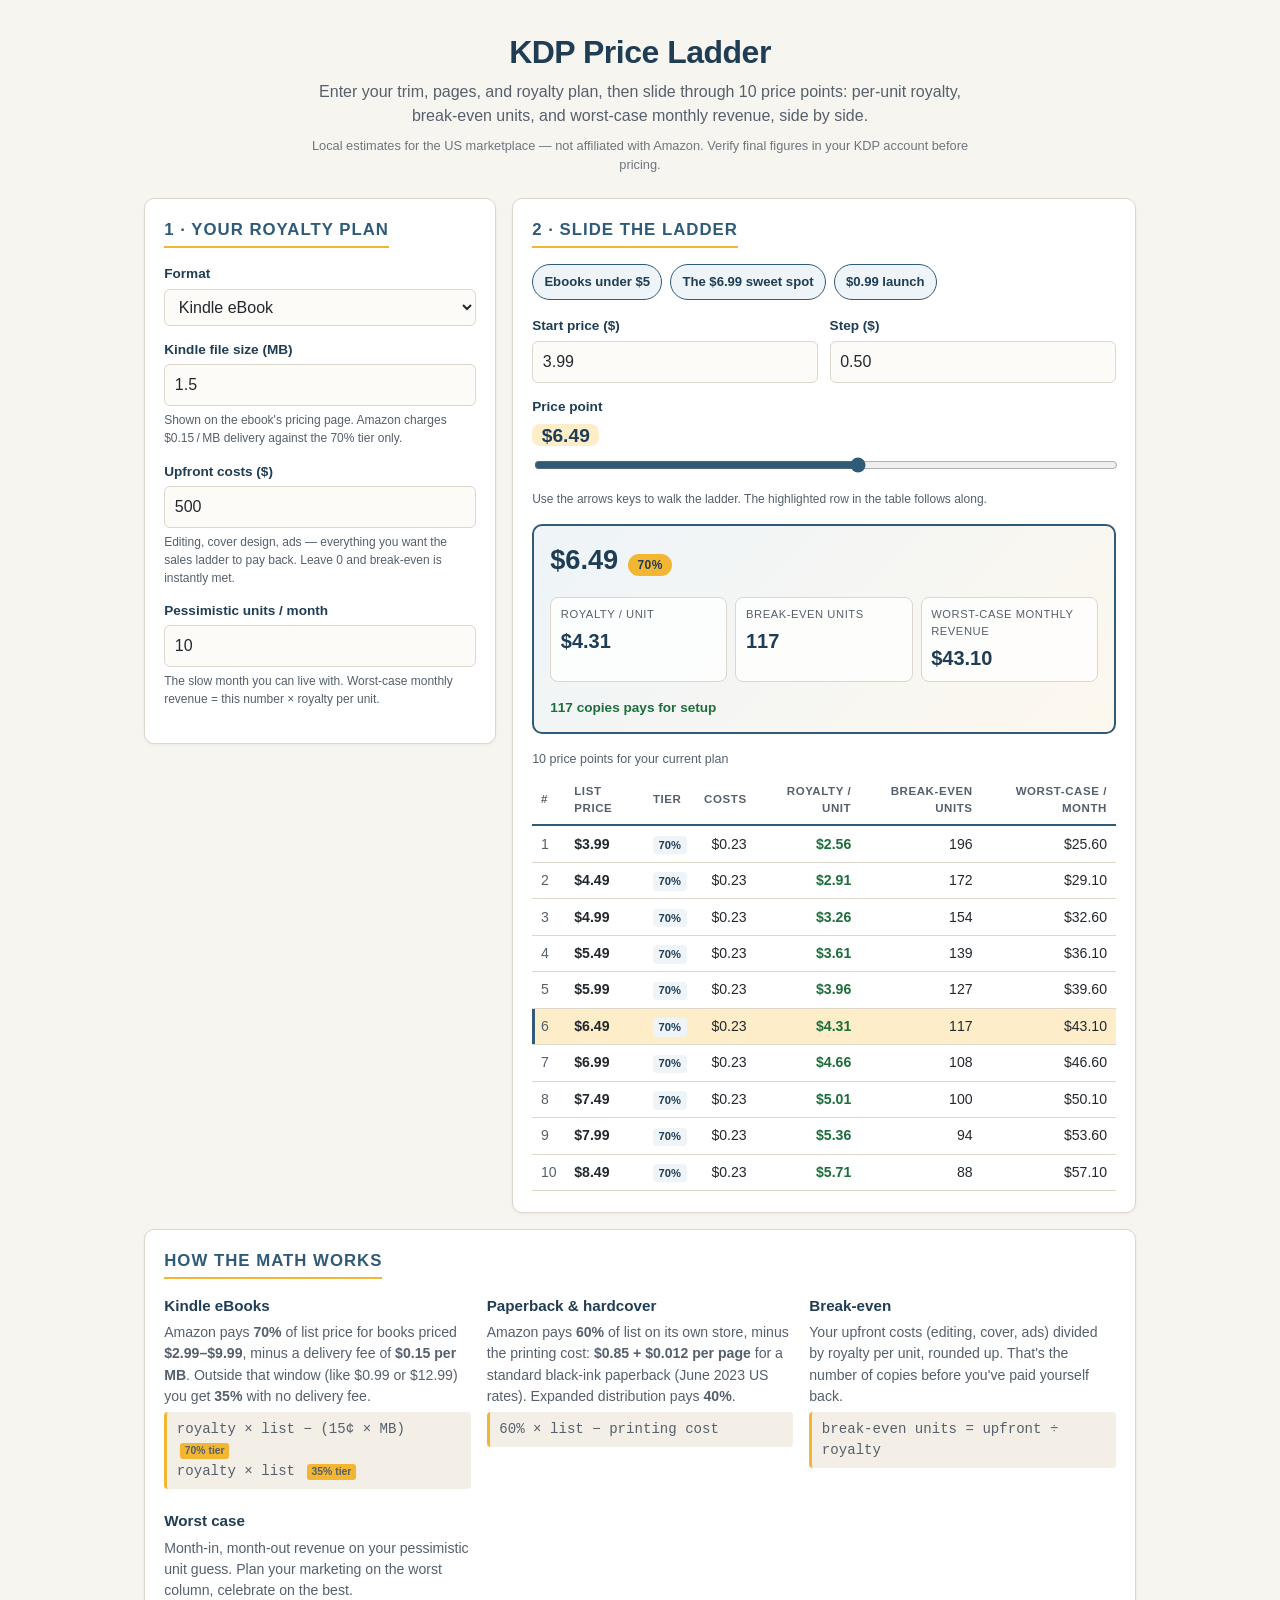
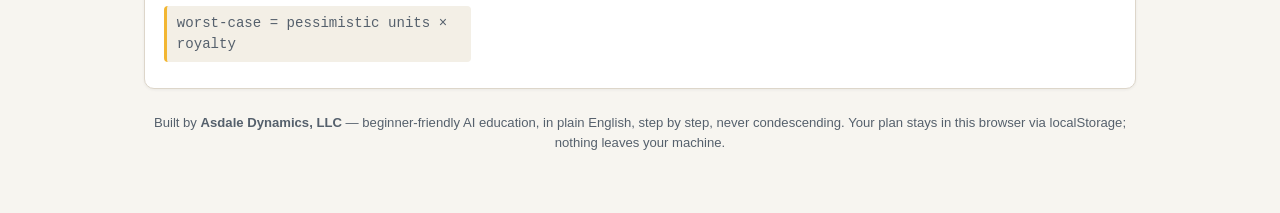
<file: index.html>
<!doctype html>
<html lang="en">
<head>
<meta charset="utf-8">
<meta name="viewport" content="width=device-width, initial-scale=1">
<meta name="description" content="Offline KDP pricing ladder: slide through 10 price points and see per-unit royalty, break-even units, and worst-case monthly revenue side by side.">
<title>KDP Price Ladder — slide through 10 prices</title>
<link rel="stylesheet" href="styles.css">
</head>
<body>
<main>
  <header class="site-header">
    <h1>KDP Price Ladder</h1>
    <p class="tagline">Enter your trim, pages, and royalty plan, then slide through
      10 price points: per-unit royalty, break-even units, and worst-case
      monthly revenue, side by side.</p>
    <p class="disclaimer">Local estimates for the US marketplace — not affiliated
      with Amazon. Verify final figures in your KDP account before pricing.</p>
  </header>

  <div class="layout">
    <!-- ===================== PLAN PANEL ===================== -->
    <section class="panel plan-panel" aria-labelledby="plan-heading">
      <h2 id="plan-heading">1 · Your royalty plan</h2>

      <div class="field">
        <label class="field-label" for="format">Format</label>
        <select id="format" name="format">
          <option value="ebook">Kindle eBook</option>
          <option value="paperback">Paperback</option>
          <option value="hardcover">Hardcover</option>
        </select>
      </div>

      <!-- Ebook-only fields -->
      <div class="field ebook-only">
        <label class="field-label" for="fileSize">Kindle file size (MB)</label>
        <input type="number" id="fileSize" name="fileSize" min="0" step="0.1" value="1.5" inputmode="decimal">
        <p class="hint">Shown on the ebook's pricing page. Amazon charges
          $0.15&thinsp;/&thinsp;MB delivery against the 70% tier only.</p>
      </div>

      <!-- Print-only fields -->
      <div class="print-only"><div>
        <div class="field">
          <label class="field-label" for="trim">Trim size</label>
          <select id="trim" name="trim"></select>
        </div>
        <div class="field">
          <label class="field-label" for="pages">Page count</label>
          <input type="number" id="pages" name="pages" min="1" step="1" value="280" inputmode="numeric">
          <p class="hint">Final interior page count (see the page count on a print
            preview, not your word count).</p>
        </div>
        <div class="field">
          <label class="field-label" for="ink">Ink</label>
          <select id="ink" name="ink">
            <option value="black">Black &amp; white</option>
            <option value="color">Color</option>
          </select>
        </div>
        <div class="field" id="distribution-field">
          <label class="field-label" for="distribution">Distribution channel</label>
          <select id="distribution" name="distribution">
            <option value="amazon">Amazon only (60%)</option>
            <option value="expanded">Expanded distribution (40%)</option>
          </select>
        </div>
      </div></div>

      <div class="field">
        <label class="field-label" for="upfront">Upfront costs ($)</label>
        <input type="number" id="upfront" name="upfront" min="0" step="10" value="500" inputmode="decimal">
        <p class="hint">Editing, cover design, ads — everything you want the sales
          ladder to pay back. Leave 0 and break-even is instantly met.</p>
      </div>

      <div class="field">
        <label class="field-label" for="units">Pessimistic units / month</label>
        <input type="number" id="units" name="units" min="0" step="1" value="10" inputmode="numeric">
        <p class="hint">The slow month you can live with. Worst-case monthly
          revenue = this number × royalty per unit.</p>
      </div>
    </section>

    <!-- ===================== LADDER PANEL ===================== -->
    <section class="panel ladder-panel" aria-labelledby="ladder-heading">
      <h2 id="ladder-heading">2 · Slide the ladder</h2>

      <div class="presets" role="group" aria-label="Ladder presets">
        <button type="button" class="preset" data-preset="under5">Ebooks under $5</button>
        <button type="button" class="preset" data-preset="sweet">The $6.99 sweet spot</button>
        <button type="button" class="preset" data-preset="launch">$0.99 launch</button>
      </div>

      <div class="range-row">
        <div class="field small">
          <label class="field-label" for="start">Start price ($)</label>
          <input type="number" id="start" name="start" min="0" max="50" step="0.01" value="3.99" inputmode="decimal">
        </div>
        <div class="field small">
          <label class="field-label" for="step">Step ($)</label>
          <input type="number" id="step" name="step" min="0.01" max="50" step="0.01" value="0.50" inputmode="decimal">
        </div>
      </div>

      <div class="slider-row">
        <label class="field-label" for="ladderSlider">Price point</label>
        <output id="sliderPrice" class="slider-price" for="ladderSlider">$6.49</output>
        <input type="range" id="ladderSlider" min="0" max="9" step="1" value="5"
          aria-describedby="sliderHint">
        <p class="hint" id="sliderHint">Use the arrows keys to walk the ladder.
          The highlighted row in the table follows along.</p>
      </div>

      <div class="spotlight" aria-live="polite">
        <div class="spot-price">
          <span class="spot-value" id="spotPrice">$6.49</span>
          <span class="spot-tier" id="spotTier">70% tier</span>
        </div>
        <dl class="spot-metrics">
          <div class="spot-metric">
            <dt>Royalty / unit</dt>
            <dd id="spotRoyalty">$4.09</dd>
          </div>
          <div class="spot-metric">
            <dt>Break-even units</dt>
            <dd id="spotBreakeven">123</dd>
          </div>
          <div class="spot-metric">
            <dt>Worst-case monthly revenue</dt>
            <dd id="spotRevenue">$40.90</dd>
          </div>
        </dl>
        <p class="spot-note" id="spotNote"></p>
      </div>

      <div class="table-wrap">
        <table id="ladderTable">
          <caption>10 price points for your current plan</caption>
          <thead>
            <tr>
              <th scope="col">#</th>
              <th scope="col">List price</th>
              <th scope="col">Tier</th>
              <th scope="col" class="num">Costs</th>
              <th scope="col" class="num">Royalty / unit</th>
              <th scope="col" class="num">Break-even units</th>
              <th scope="col" class="num">Worst-case / month</th>
            </tr>
          </thead>
          <tbody id="ladderBody"></tbody>
        </table>
      </div>
    </section>
  </div>

  <!-- ===================== MATH EXPLAINER ===================== -->
  <section class="panel explain">
    <h2>How the math works</h2>
    <div class="explain-grid">
      <div>
        <h3>Kindle eBooks</h3>
        <p>Amazon pays <strong>70%</strong> of list price for books priced
          <strong>$2.99–$9.99</strong>, minus a delivery fee of
          <strong>$0.15 per MB</strong>. Outside that window (like $0.99 or
          $12.99) you get <strong>35%</strong> with no delivery fee.</p>
        <p class="formula">royalty × list &minus; (15¢ × MB) <span class="tier-tag">70% tier</span><br>
          royalty × list <span class="tier-tag">35% tier</span></p>
      </div>
      <div>
        <h3>Paperback &amp; hardcover</h3>
        <p>Amazon pays <strong>60%</strong> of list on its own store, minus the
          printing cost: <strong>$0.85 + $0.012 per page</strong> for a standard
          black-ink paperback (June 2023 US rates). Expanded distribution pays
          <strong>40%</strong>.</p>
        <p class="formula">60% × list &minus; printing cost</p>
      </div>
      <div>
        <h3>Break-even</h3>
        <p>Your upfront costs (editing, cover, ads) divided by royalty per
          unit, rounded up. That's the number of copies before you've paid
          yourself back.</p>
        <p class="formula">break-even units = upfront ÷ royalty</p>
      </div>
      <div>
        <h3>Worst case</h3>
        <p>Month-in, month-out revenue on your pessimistic unit guess. Plan
          your marketing on the worst column, celebrate on the best.</p>
        <p class="formula">worst-case = pessimistic units × royalty</p>
      </div>
    </div>
  </section>

  <footer class="site-footer">
    <p>Built by <strong>Asdale Dynamics, LLC</strong> — beginner-friendly AI
      education, in plain English, step by step, never condescending.
      <span class="footer-links">Your plan stays in this browser via localStorage;
      nothing leaves your machine.</span></p>
  </footer>
</main>

<noscript>
  <p style="padding:1rem">This page needs JavaScript to do the ladder math.
    No network calls, no cookies, no tracking — just local calculations.</p>
</noscript>

<script src="royalty-math.js"></script>
<script src="app.js"></script>
</body>
</html>
</file>
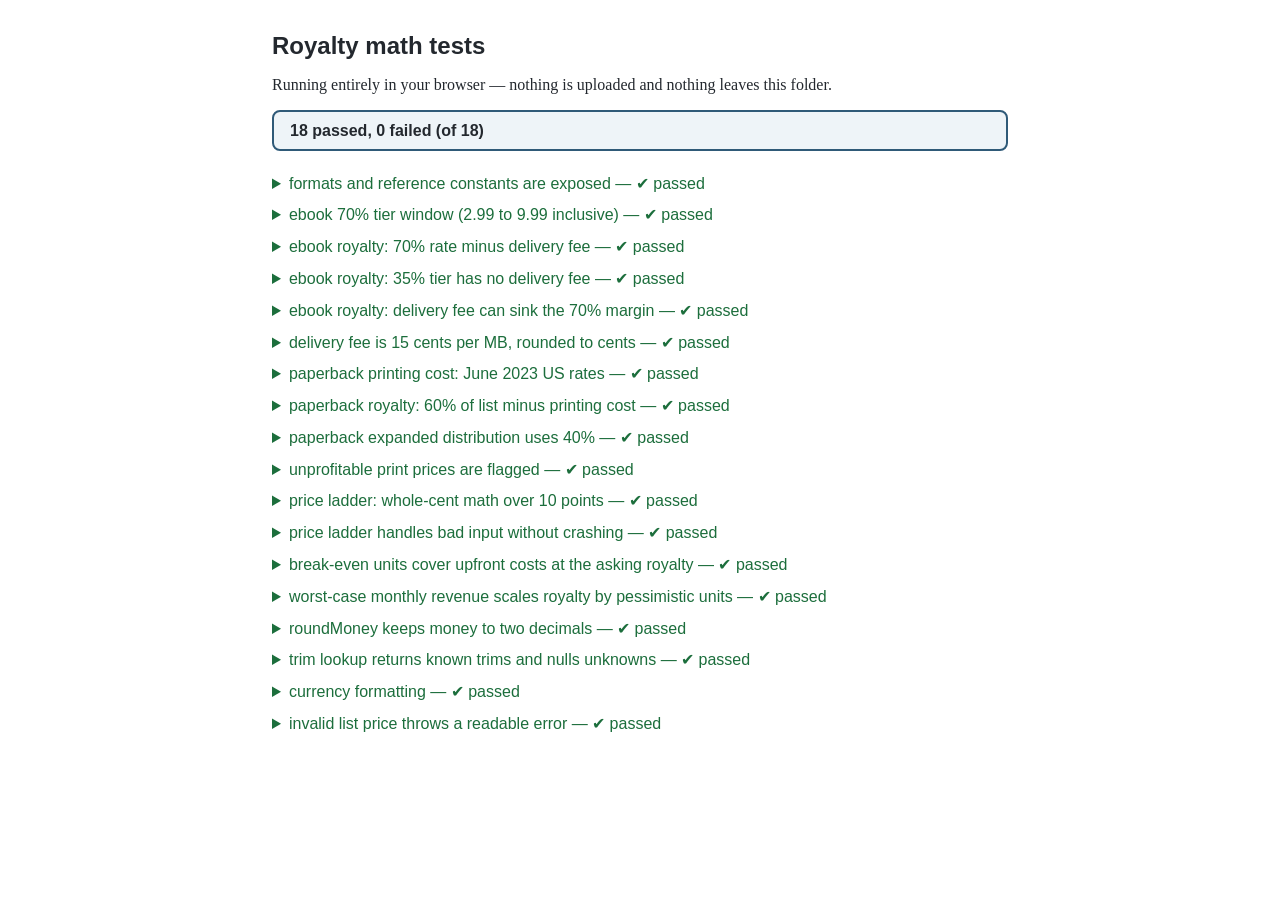
<file: tests/test.html>
<!doctype html>
<!-- Offline test runner: open this file (tests/test.html) in any browser,
     even straight from file://. No install, no network. -->
<html lang="en">
<head>
<meta charset="utf-8">
<meta name="viewport" content="width=device-width, initial-scale=1">
<title>Royalty math tests — KDP Price Ladder</title>
<style>
  :root { color-scheme: light; }
  body { font-family: Georgia, "Times New Roman", serif; margin: 2rem auto; max-width: 46rem; padding: 0 1rem; color: #23282e; }
  h1 { font-family: "Segoe UI", Arial, sans-serif; font-size: 1.5rem; }
  .ok { color: #1c6e3c; }
  .fail { color: #b3261e; font-weight: bold; }
  summary { cursor: pointer; padding: 0.4rem 0; font-family: "Segoe UI", Arial, sans-serif; }
  .err { color: #b3261e; margin: 0 0 0 1.5rem; white-space: pre-wrap; }
  #summary { font-family: "Segoe UI", Arial, sans-serif; font-weight: bold; border: 2px solid #2f5a78; padding: 0.6rem 1rem; border-radius: 8px; background: #eef4f8; }
</style>
</head>
<body>
<h1>Royalty math tests</h1>
<p>Running entirely in your browser — nothing is uploaded and nothing leaves this folder.</p>
<p id="summary">running…</p>
<div id="results"></div>
<script src="../royalty-math.js"></script>
<script src="royalty-tests.js"></script>
<script>
(function () {
  "use strict";
  var results = document.getElementById("results");
  var summary = document.getElementById("summary");
  var passed = 0, failed = 0, ran = 0;

  function assert(condition, message) {
    if (condition) return;
    throw new Error(message || "assertion failed");
  }
  function equal(actual, expected, message) {
    if (actual === expected && typeof actual === typeof expected) return;
    throw new Error((message || "not equal") + ": expected [" + expected + "], got [" + actual + "]");
  }
  function test(name, fn) {
    ran++;
    var details = document.createElement("details");
    var label = document.createElement("summary");
    label.textContent = name;
    details.appendChild(label);
    try {
      fn();
      passed++;
      label.classList.add("ok");
      label.textContent += " — ✔ passed";
    } catch (err) {
      failed++;
      label.classList.add("fail");
      label.textContent += " — ✘ failed";
      var err = document.createElement("p");
      err.className = "err";
      err.textContent = err && err.message ? err.message : String(err);
      details.appendChild(err);
    }
    results.appendChild(details);
  }

  window.RoyaltySuite.runSuite(window.KDPPriceLadderMath, {
    assert: assert, equal: equal, test: test
  });

  summary.textContent = passed + " passed, " + failed + " failed (of " + ran + ")";
  if (failed) {
    summary.style.borderColor = "#b3261e";
    summary.style.background = "#fbeeed";
  }
  if (window.location.hash === "#selfcheck") {
    document.title = (failed ? "FAIL" : "PASS") + " " + passed + "/" + ran;
  }
})();
</script>
</body>
</html>
</file>
<file: styles.css>
:root {
  --ink: #23282e;
  --ink-soft: #55606c;
  --paper: #f7f5f0;
  --panel: #ffffff;
  --navy: #2f5a78;
  --navy-deep: #1f3d54;
  --amber: #f2b632;
  --amber-soft: #fdeec9;
  --green: #1c6e3c;
  --green-soft: #e3f1e8;
  --red: #b3261e;
  --red-soft: #fbeeed;
  --line: #ddd6ca;
  --radius: 10px;
  color-scheme: light;
}

* { box-sizing: border-box; }

body {
  margin: 0;
  background: var(--paper);
  color: var(--ink);
  font-family: "Segoe UI", -apple-system, "Helvetica Neue", Arial, sans-serif;
  line-height: 1.5;
}

main { max-width: 64rem; margin: 0 auto; padding: 1.5rem 1rem 3rem; }

/* ---------- header ---------- */

.site-header { text-align: center; margin-bottom: 1.5rem; }

.site-header h1 {
  font-size: 2rem;
  margin: 0.25rem 0;
  color: var(--navy-deep);
  letter-spacing: -0.5px;
}

.tagline { max-width: 42rem; margin: 0 auto 0.5rem; color: var(--ink-soft); }

.disclaimer {
  font-size: 0.8rem;
  color: var(--ink-soft);
  max-width: 42rem;
  margin: 0 auto;
  opacity: 0.85;
}

/* ---------- layout & panels ---------- */

.layout {
  display: grid;
  grid-template-columns: minmax(17rem, 22rem) 1fr;
  gap: 1rem;
  align-items: start;
}

@media (max-width: 54rem) {
  .layout { grid-template-columns: 1fr; }
}

.panel {
  background: var(--panel);
  border: 1px solid var(--line);
  border-radius: var(--radius);
  padding: 1.1rem 1.2rem 1.3rem;
  box-shadow: 0 1px 3px rgba(35, 40, 46, 0.06);
}

.panel h2 {
  font-size: 1.05rem;
  text-transform: uppercase;
  letter-spacing: 0.06em;
  color: var(--navy);
  margin: 0 0 1rem;
  border-bottom: 2px solid var(--amber);
  display: inline-block;
  padding-bottom: 0.25rem;
}

/* ---------- form fields ---------- */

.field { margin-bottom: 0.9rem; }
.field.small { margin-bottom: 0; flex: 1; }

.field-label {
  display: block;
  font-weight: 600;
  font-size: 0.85rem;
  margin-bottom: 0.25rem;
  color: var(--navy-deep);
}

input[type="number"], select {
  width: 100%;
  padding: 0.5rem 0.6rem;
  font: inherit;
  border: 1px solid var(--line);
  border-radius: 6px;
  background: #fcfbf8;
  color: var(--ink);
}

input[type="number"]:focus, select:focus {
  outline: 2px solid var(--amber);
  outline-offset: 1px;
  border-color: var(--navy);
}

.hint { font-size: 0.75rem; color: var(--ink-soft); margin: 0.3rem 0 0; }

/* format-conditional visibility */
.print-only { display: none; }
.plan-panel[data-format="paperback"] .print-only,
.plan-panel[data-format="hardcover"] .print-only { display: block; }

.ebook-only { display: none; }
.plan-panel[data-format="ebook"] .ebook-only { display: block; }

.plan-panel[data-format="hardcover"] #distribution-field select { opacity: 0.55; }
.plan-panel[data-format="hardcover"] .hint-for-expanded { color: var(--ink-soft); }

/* ---------- presets ---------- */

.presets { display: flex; flex-wrap: wrap; gap: 0.5rem; margin-bottom: 1rem; }

.preset {
  font: inherit;
  font-size: 0.82rem;
  font-weight: 600;
  padding: 0.45rem 0.7rem;
  border: 1px solid var(--navy);
  background: #eef4f8;
  color: var(--navy-deep);
  border-radius: 999px;
  cursor: pointer;
}

.preset:hover, .preset:focus-visible { background: var(--navy); color: #fff; }

/* ---------- slider row & spotlight ---------- */

.range-row {
  display: flex;
  gap: 0.7rem;
  margin: 0 0 0.9rem;
  flex-wrap: wrap;
}

.slider-row { margin-bottom: 1rem; }

#ladderSlider { width: 100%; accent-color: var(--navy); height: 1.6rem; }

.slider-price {
  font-weight: 700;
  font-size: 1.2rem;
  color: var(--navy-deep);
  background: var(--amber-soft);
  border-radius: 8px;
  padding: 0.05rem 0.6rem;
}

.spotlight {
  border: 2px solid var(--navy);
  border-radius: var(--radius);
  background: linear-gradient(135deg, #eef4f8 0%, #fdf8ee 100%);
  padding: 0.9rem 1rem;
  margin-bottom: 1rem;
}

.spot-price {
  display: flex;
  align-items: baseline;
  gap: 0.6rem;
  flex-wrap: wrap;
  margin-bottom: 0.5rem;
}

.spot-value { font-size: 1.7rem; font-weight: 800; color: var(--navy-deep); }

.spot-tier {
  font-size: 0.75rem;
  font-weight: 700;
  text-transform: uppercase;
  letter-spacing: 0.04em;
  color: var(--navy-deep);
  background: var(--amber);
  border-radius: 999px;
  padding: 0.15rem 0.6rem;
}

.spot-metrics {
  display: grid;
  grid-template-columns: repeat(3, 1fr);
  gap: 0.5rem;
}

.spot-metric {
  background: #ffffffcc;
  border: 1px solid var(--line);
  border-radius: 8px;
  padding: 0.5rem 0.6rem;
}

.spot-metric dt {
  font-size: 0.7rem;
  text-transform: uppercase;
  letter-spacing: 0.05em;
  color: var(--ink-soft);
}

.spot-metric dd { margin: 0.2rem 0 0; font-size: 1.25rem; font-weight: 700; color: var(--navy-deep); }

.spot-metric dd.negative { color: var(--red); }
.spot-metric dd.muted { color: var(--ink-soft); font-weight: 500; }

.spot-note { min-height: 1.2em; margin: 0.6rem 0 0; font-size: 0.85rem; font-weight: 600; }
.spot-note.warn { color: var(--red); }
.spot-note.good { color: var(--green); }

/* ---------- ladder table ---------- */

.table-wrap { overflow-x: auto; }

table { border-collapse: collapse; width: 100%; font-size: 0.88rem; }

caption {
  caption-side: top;
  text-align: left;
  font-size: 0.78rem;
  color: var(--ink-soft);
  padding-bottom: 0.4rem;
}

th, td { text-align: left; padding: 0.45rem 0.55rem; border-bottom: 1px solid var(--line); }

thead th {
  font-size: 0.72rem;
  text-transform: uppercase;
  letter-spacing: 0.05em;
  color: var(--ink-soft);
  border-bottom: 2px solid var(--navy);
}

.num { text-align: right; font-variant-numeric: tabular-nums; }

tbody tr { cursor: pointer; transition: background 0.12s ease; }

tbody tr:hover { background: #f3efe6; }

tbody tr.selected {
  background: var(--amber-soft);
  box-shadow: inset 3px 0 0 var(--navy);
}

tbody tr.unprofitable .royalty-cell { color: var(--red); font-weight: 700; }

tbody tr.royalty-positive .royalty-cell { color: var(--green); font-weight: 600; }

.tier-badge {
  display: inline-block;
  font-size: 0.7rem;
  font-weight: 700;
  border-radius: 4px;
  padding: 0.05rem 0.35rem;
  background: #eef4f8;
  color: var(--navy-deep);
}

.tier-badge.off { background: #f1ece2; color: var(--ink-soft); }
.tier-badge.expand { background: var(--amber-soft); color: #7a5a10; }

.muted { color: var(--ink-soft); }

/* ---------- explain section ---------- */

.explain { margin-top: 1rem; }

.explain-grid {
  display: grid;
  grid-template-columns: repeat(auto-fit, minmax(15rem, 1fr));
  gap: 1rem;
}

.explain h3 { margin: 0 0 0.3rem; font-size: 0.95rem; color: var(--navy-deep); }
.explain p { margin: 0.3rem 0; font-size: 0.88rem; color: var(--ink-soft); }

.formula {
  font-family: ui-monospace, "Cascadia Mono", Consolas, monospace;
  font-size: 0.8rem;
  background: #f3efe6;
  border-left: 3px solid var(--amber);
  border-radius: 4px;
  padding: 0.45rem 0.6rem;
  color: var(--ink);
}

.tier-tag {
  display: inline-block;
  font-family: "Segoe UI", Arial, sans-serif;
  font-size: 0.65rem;
  font-weight: 700;
  background: var(--amber);
  border-radius: 3px;
  padding: 0 0.3rem;
  margin-left: 0.2rem;
}

/* ---------- footer ---------- */

.site-footer {
  margin-top: 1.5rem;
  text-align: center;
  font-size: 0.82rem;
  color: var(--ink-soft);
}

.footer-links { display: inline; }

@media (prefers-reduced-motion: reduce) {
  * { transition: none !important; }
}

@media print {
  body { background: #fff; }
  .presets, .slider-row, .hint { display: none; }
}
</file>
